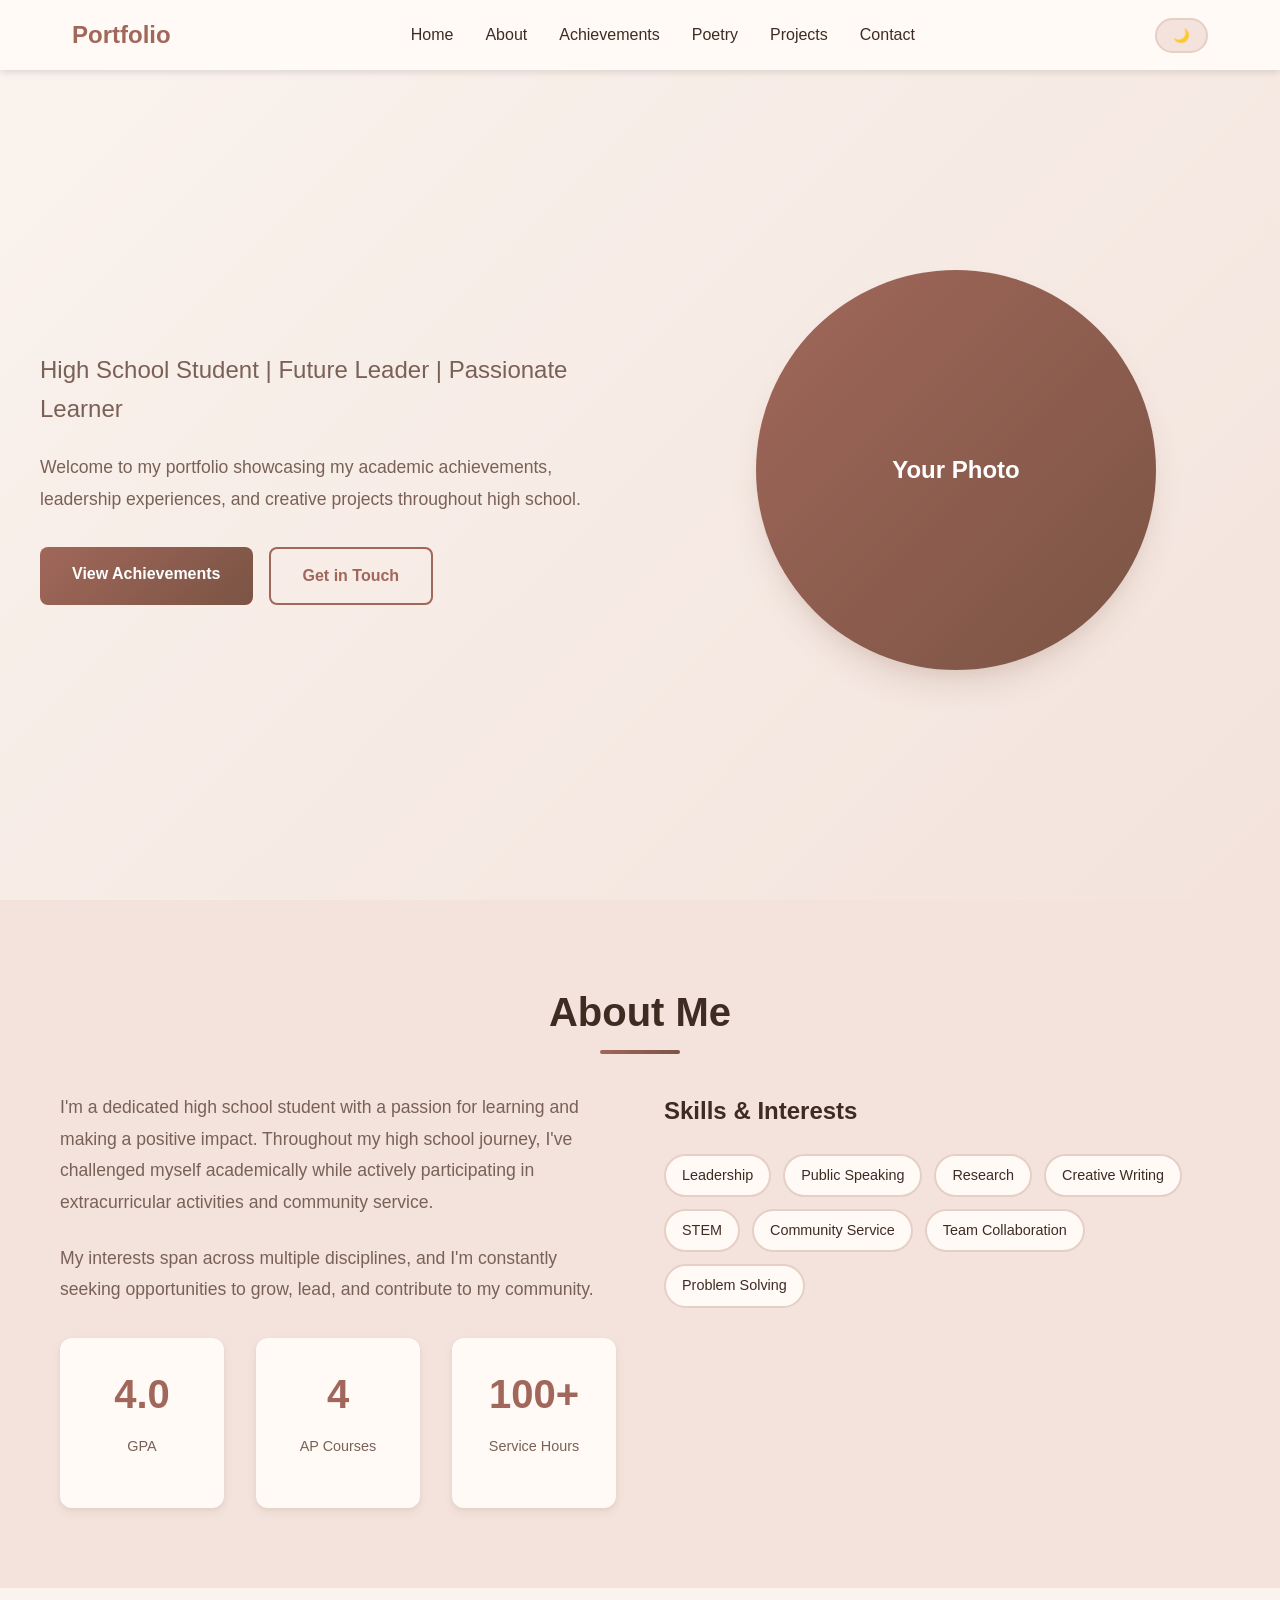
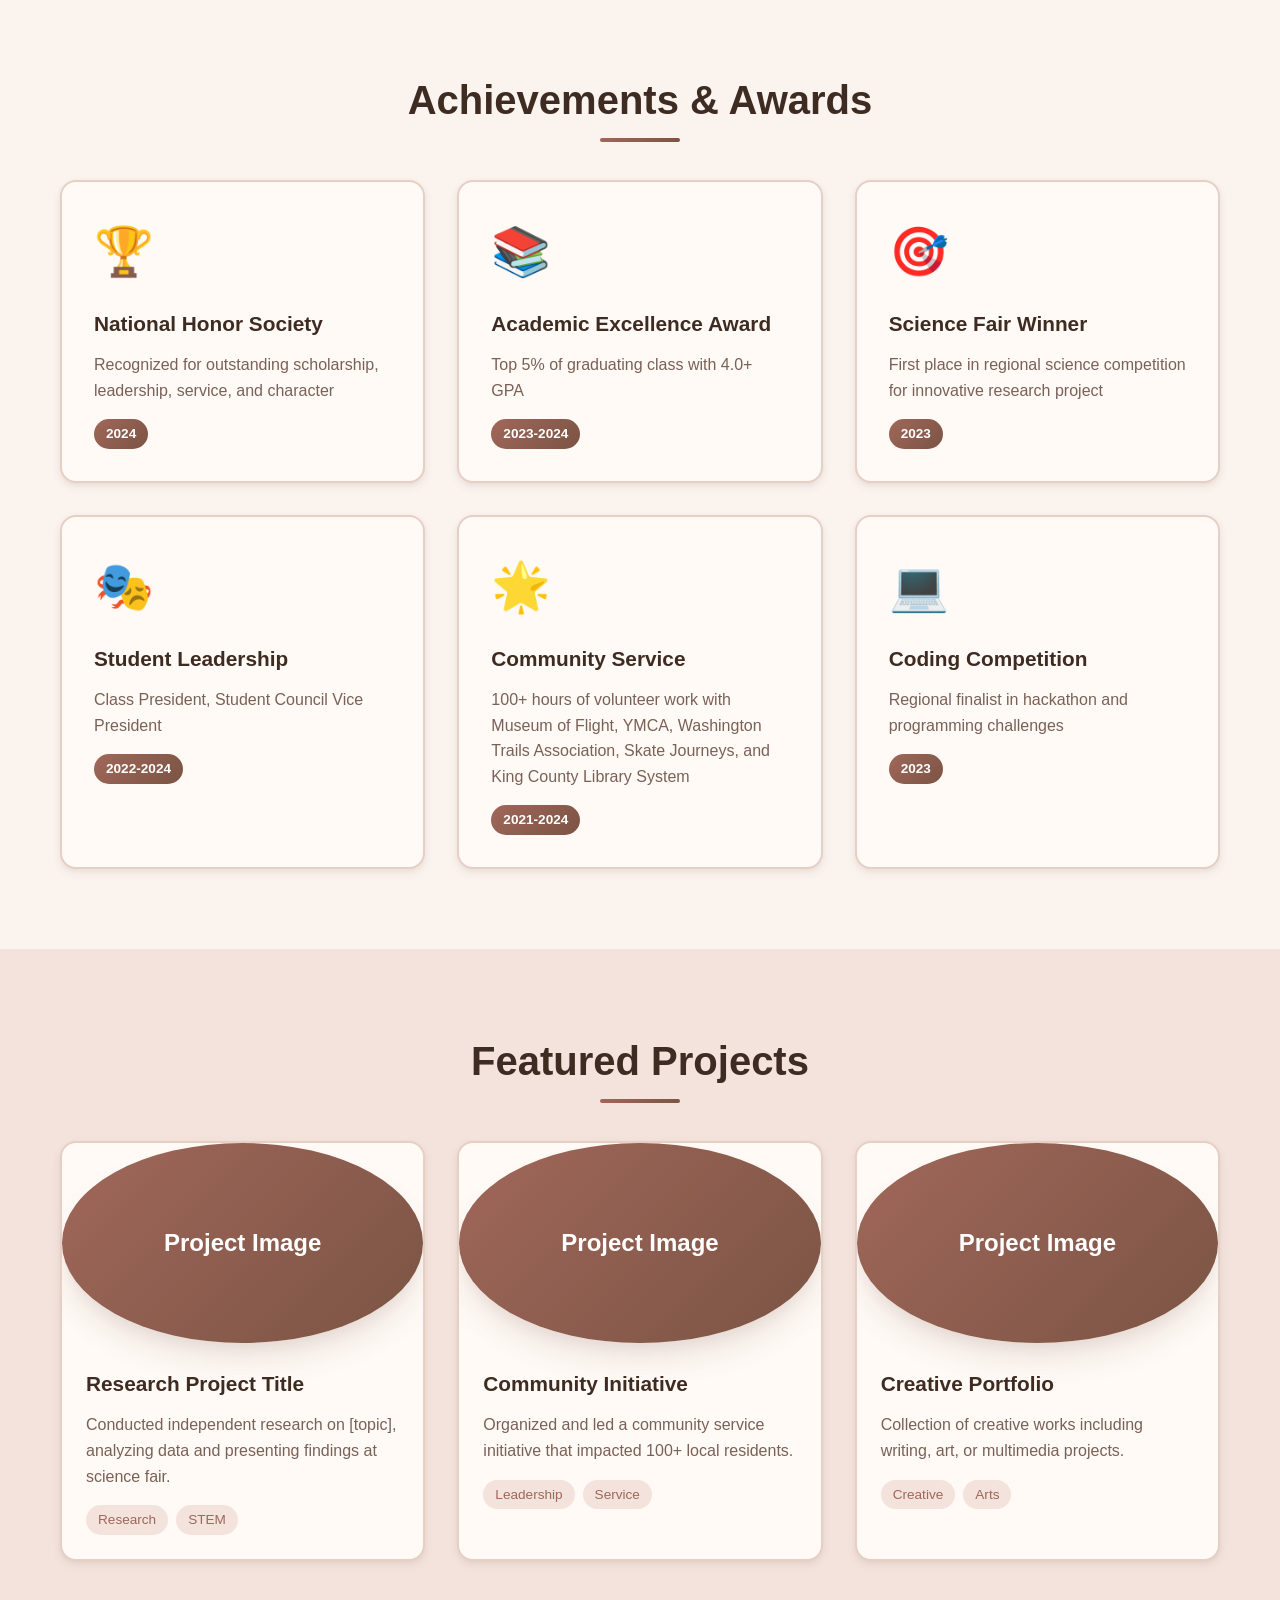
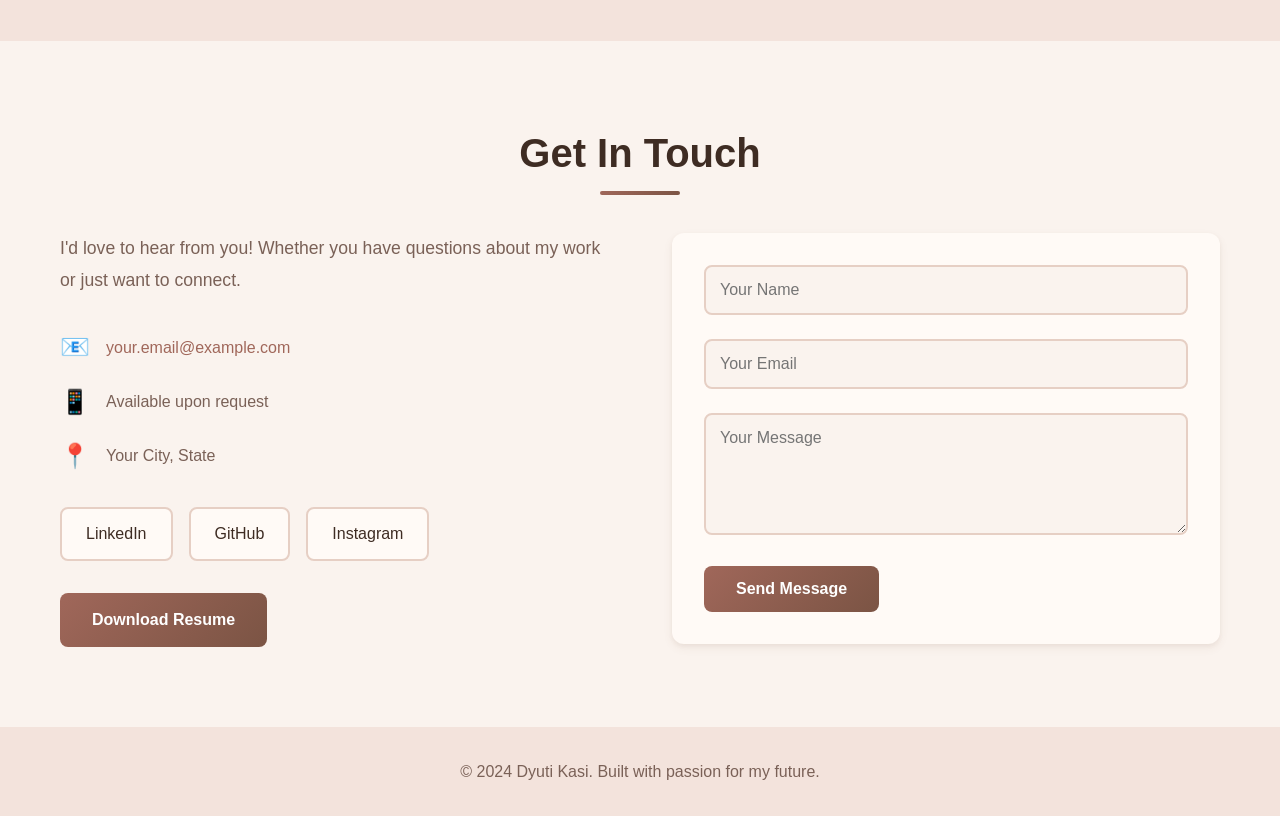
<file: index.html>
<!DOCTYPE html>
<html lang="en">
<head>
    <meta charset="UTF-8">
    <meta name="viewport" content="width=device-width, initial-scale=1.0">
    <meta name="description" content="High School Portfolio - Showcasing achievements, projects, and skills">
    <title>My Portfolio</title>
    <link rel="stylesheet" href="css/styles.css">
</head>
<body>
    <!-- Navigation -->
    <nav class="navbar">
        <div class="nav-container">
            <a href="#home" class="nav-logo">Portfolio</a>
            <ul class="nav-menu">
                <li><a href="index.html" class="nav-link">Home</a></li>
                <li><a href="index.html#about" class="nav-link">About</a></li>
                <li><a href="index.html#achievements" class="nav-link">Achievements</a></li>
                <li><a href="poetry.html" class="nav-link">Poetry</a></li>
                <li><a href="index.html#projects" class="nav-link">Projects</a></li>
                <li><a href="index.html#contact" class="nav-link">Contact</a></li>
            </ul>
            <button class="theme-toggle" id="theme-toggle" aria-label="Toggle dark mode">
                <span class="sun-icon">☀️</span>
                <span class="moon-icon">🌙</span>
            </button>
            <div class="hamburger">
                <span></span>
                <span></span>
                <span></span>
            </div>
        </div>
    </nav>

    <!-- Hero Section -->
    <section id="home" class="hero">
        <div class="hero-content">
            <h1 class="hero-title">Hi, I'm <span class="highlight">Dyuti Kasi</span></h1>
            <p class="hero-subtitle">High School Student | Future Leader | Passionate Learner</p>
            <p class="hero-description">
                Welcome to my portfolio showcasing my academic achievements, leadership experiences,
                and creative projects throughout high school.
            </p>
            <div class="hero-buttons">
                <a href="#achievements" class="btn btn-primary">View Achievements</a>
                <a href="#contact" class="btn btn-secondary">Get in Touch</a>
            </div>
        </div>
        <div class="hero-image">
            <div class="image-placeholder">
                <span>Your Photo</span>
            </div>
        </div>
    </section>

    <!-- About Section -->
    <section id="about" class="about">
        <div class="container">
            <h2 class="section-title">About Me</h2>
            <div class="about-content">
                <div class="about-text">
                    <p>
                        I'm a dedicated high school student with a passion for learning and making a positive impact.
                        Throughout my high school journey, I've challenged myself academically while actively
                        participating in extracurricular activities and community service.
                    </p>
                    <p>
                        My interests span across multiple disciplines, and I'm constantly seeking opportunities
                        to grow, lead, and contribute to my community.
                    </p>
                    <div class="about-stats">
                        <div class="stat">
                            <h3>4.0</h3>
                            <p>GPA</p>
                        </div>
                        <div class="stat">
                            <h3>4</h3>
                            <p>AP Courses</p>
                        </div>
                        <div class="stat">
                            <h3>100+</h3>
                            <p>Service Hours</p>
                        </div>
                    </div>
                </div>
                <div class="skills-grid">
                    <h3>Skills & Interests</h3>
                    <div class="skills">
                        <span class="skill-tag">Leadership</span>
                        <span class="skill-tag">Public Speaking</span>
                        <span class="skill-tag">Research</span>
                        <span class="skill-tag">Creative Writing</span>
                        <span class="skill-tag">STEM</span>
                        <span class="skill-tag">Community Service</span>
                        <span class="skill-tag">Team Collaboration</span>
                        <span class="skill-tag">Problem Solving</span>
                    </div>
                </div>
            </div>
        </div>
    </section>

    <!-- Achievements Section -->
    <section id="achievements" class="achievements">
        <div class="container">
            <h2 class="section-title">Achievements & Awards</h2>
            <div class="achievements-grid">
                <div class="achievement-card">
                    <div class="achievement-icon">🏆</div>
                    <h3>National Honor Society</h3>
                    <p>Recognized for outstanding scholarship, leadership, service, and character</p>
                    <span class="achievement-year">2024</span>
                </div>
                <div class="achievement-card">
                    <div class="achievement-icon">📚</div>
                    <h3>Academic Excellence Award</h3>
                    <p>Top 5% of graduating class with 4.0+ GPA</p>
                    <span class="achievement-year">2023-2024</span>
                </div>
                <div class="achievement-card">
                    <div class="achievement-icon">🎯</div>
                    <h3>Science Fair Winner</h3>
                    <p>First place in regional science competition for innovative research project</p>
                    <span class="achievement-year">2023</span>
                </div>
                <div class="achievement-card">
                    <div class="achievement-icon">🎭</div>
                    <h3>Student Leadership</h3>
                    <p>Class President, Student Council Vice President</p>
                    <span class="achievement-year">2022-2024</span>
                </div>
                <div class="achievement-card">
                    <div class="achievement-icon">🌟</div>
                    <h3>Community Service</h3>
                    <p>100+ hours of volunteer work with Museum of Flight, YMCA, Washington Trails Association, Skate Journeys, and King County Library System</p>
                    <span class="achievement-year">2021-2024</span>
                </div>
                <div class="achievement-card">
                    <div class="achievement-icon">💻</div>
                    <h3>Coding Competition</h3>
                    <p>Regional finalist in hackathon and programming challenges</p>
                    <span class="achievement-year">2023</span>
                </div>
            </div>
        </div>
    </section>

    <!-- Projects Section -->
    <section id="projects" class="projects">
        <div class="container">
            <h2 class="section-title">Featured Projects</h2>
            <div class="projects-grid">
                <div class="project-card">
                    <div class="project-image">
                        <div class="image-placeholder">Project Image</div>
                    </div>
                    <div class="project-content">
                        <h3>Research Project Title</h3>
                        <p>Conducted independent research on [topic], analyzing data and presenting findings at science fair.</p>
                        <div class="project-tags">
                            <span>Research</span>
                            <span>STEM</span>
                        </div>
                    </div>
                </div>
                <div class="project-card">
                    <div class="project-image">
                        <div class="image-placeholder">Project Image</div>
                    </div>
                    <div class="project-content">
                        <h3>Community Initiative</h3>
                        <p>Organized and led a community service initiative that impacted 100+ local residents.</p>
                        <div class="project-tags">
                            <span>Leadership</span>
                            <span>Service</span>
                        </div>
                    </div>
                </div>
                <div class="project-card">
                    <div class="project-image">
                        <div class="image-placeholder">Project Image</div>
                    </div>
                    <div class="project-content">
                        <h3>Creative Portfolio</h3>
                        <p>Collection of creative works including writing, art, or multimedia projects.</p>
                        <div class="project-tags">
                            <span>Creative</span>
                            <span>Arts</span>
                        </div>
                    </div>
                </div>
            </div>
        </div>
    </section>

    <!-- Contact Section -->
    <section id="contact" class="contact">
        <div class="container">
            <h2 class="section-title">Get In Touch</h2>
            <div class="contact-content">
                <div class="contact-info">
                    <p>I'd love to hear from you! Whether you have questions about my work or just want to connect.</p>
                    <div class="contact-details">
                        <div class="contact-item">
                            <span class="contact-icon">📧</span>
                            <a href="mailto:your.email@example.com">your.email@example.com</a>
                        </div>
                        <div class="contact-item">
                            <span class="contact-icon">📱</span>
                            <span>Available upon request</span>
                        </div>
                        <div class="contact-item">
                            <span class="contact-icon">📍</span>
                            <span>Your City, State</span>
                        </div>
                    </div>
                    <div class="social-links">
                        <a href="#" class="social-link" aria-label="LinkedIn">LinkedIn</a>
                        <a href="#" class="social-link" aria-label="GitHub">GitHub</a>
                        <a href="#" class="social-link" aria-label="Instagram">Instagram</a>
                    </div>
                    <a href="#" class="btn btn-primary download-resume">Download Resume</a>
                </div>
                <div class="contact-form">
                    <form id="contactForm">
                        <div class="form-group">
                            <input type="text" id="name" placeholder="Your Name" required>
                        </div>
                        <div class="form-group">
                            <input type="email" id="email" placeholder="Your Email" required>
                        </div>
                        <div class="form-group">
                            <textarea id="message" rows="5" placeholder="Your Message" required></textarea>
                        </div>
                        <button type="submit" class="btn btn-primary">Send Message</button>
                    </form>
                </div>
            </div>
        </div>
    </section>

    <!-- Footer -->
    <footer class="footer">
        <div class="container">
            <p>&copy; 2024 Dyuti Kasi. Built with passion for my future.</p>
        </div>
    </footer>

    <script src="js/script.js"></script>
</body>
</html>
</file>
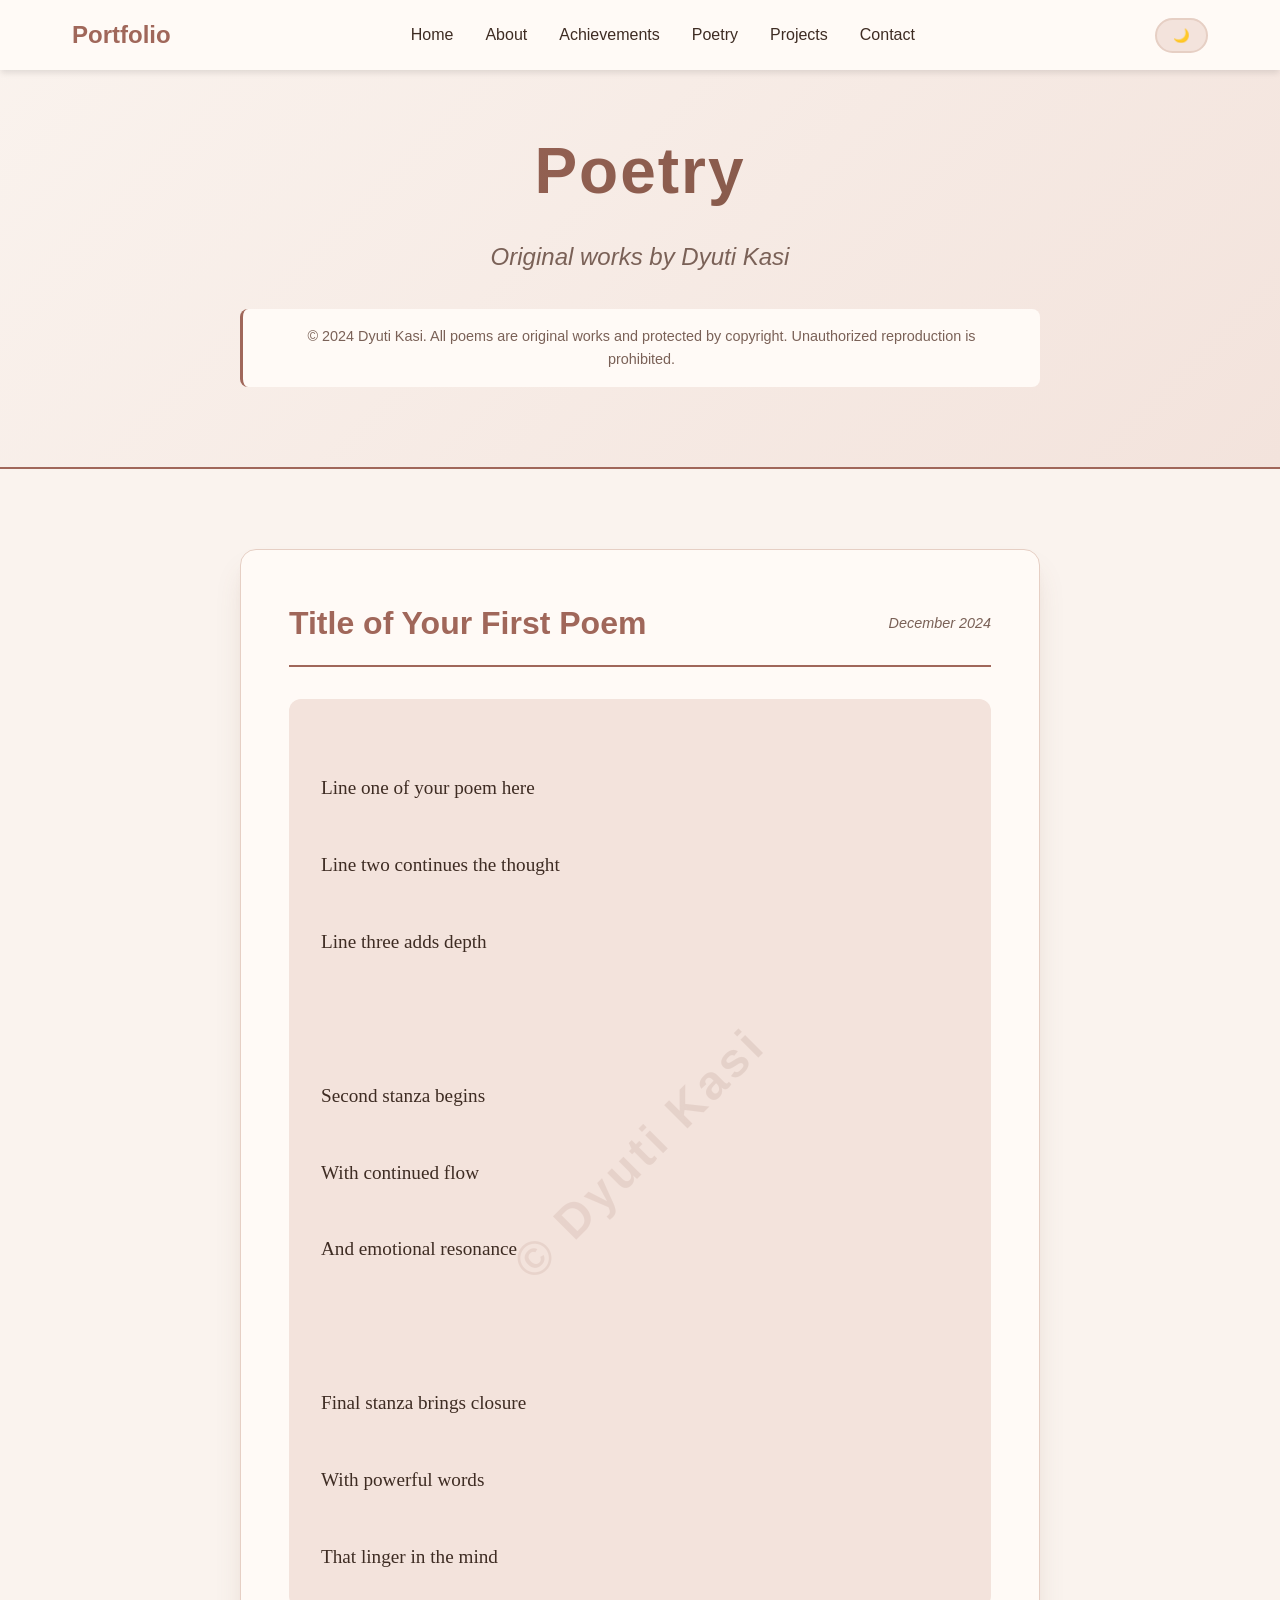
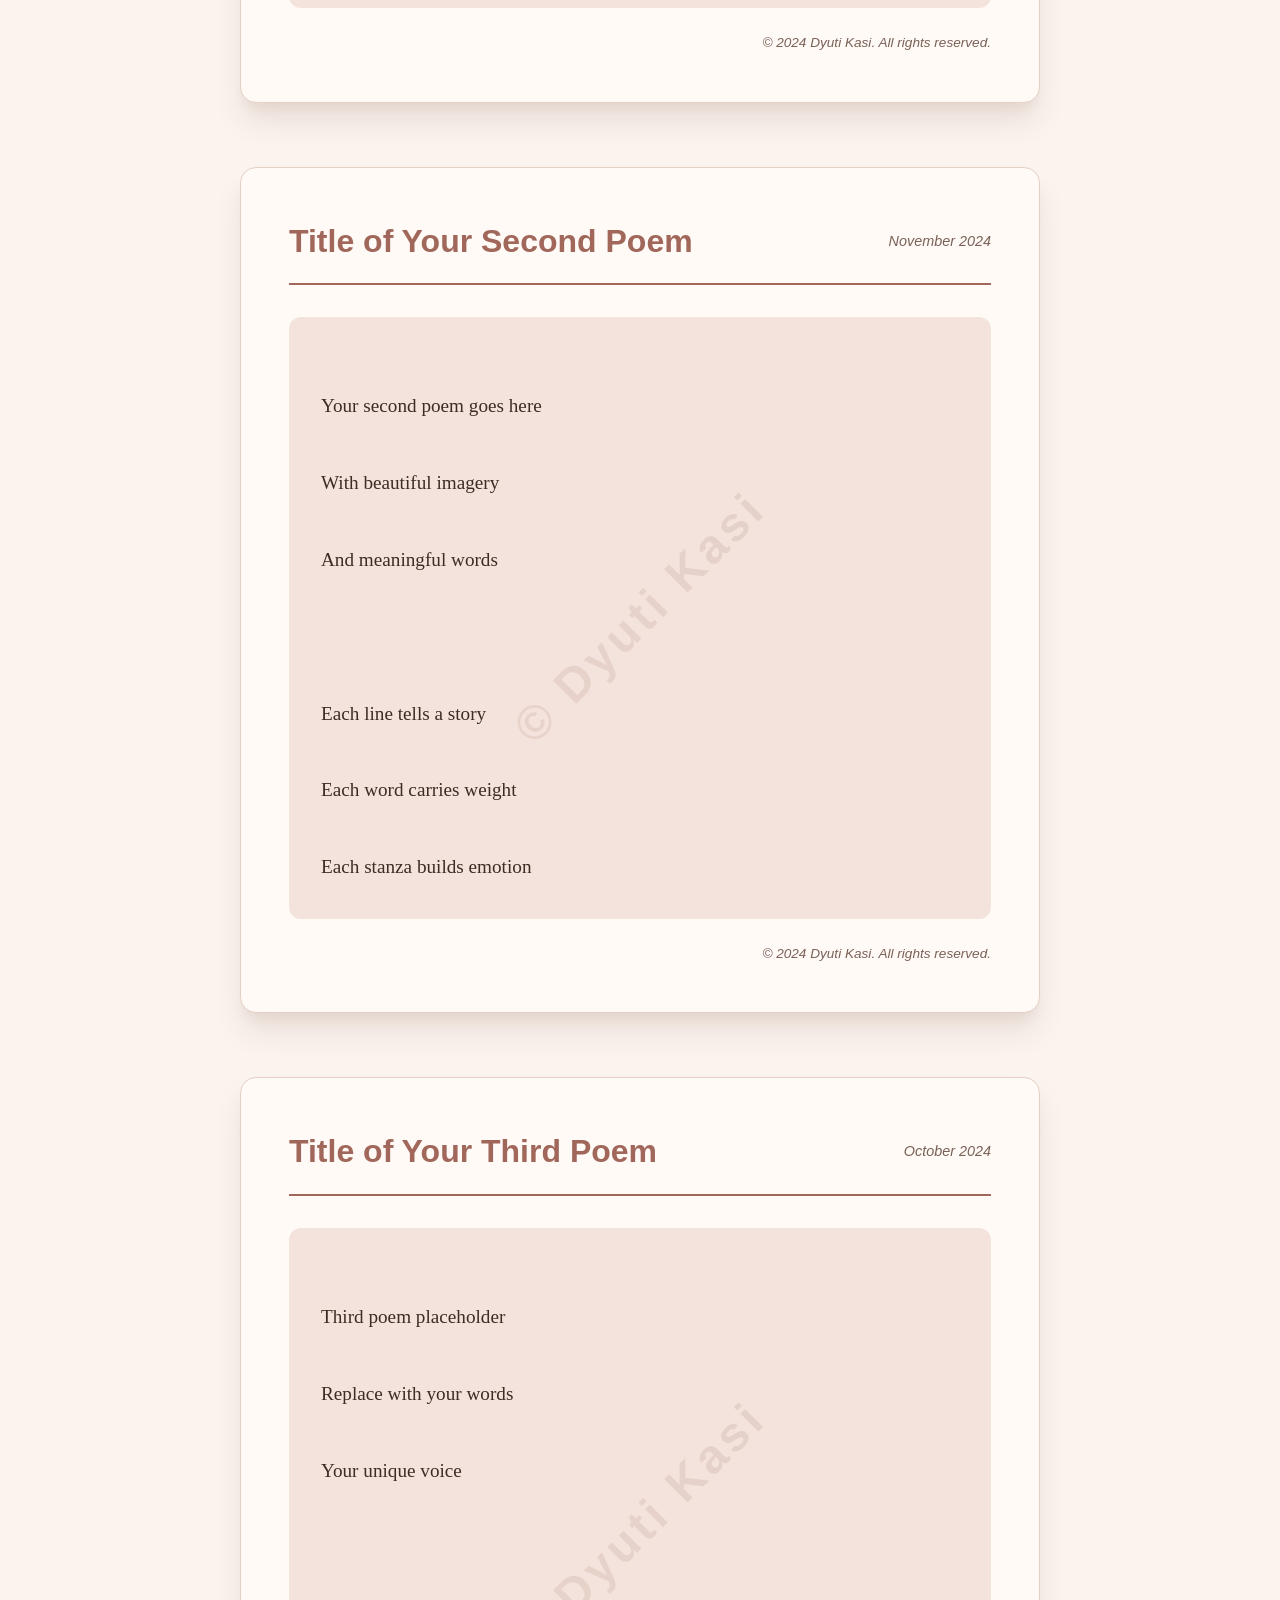
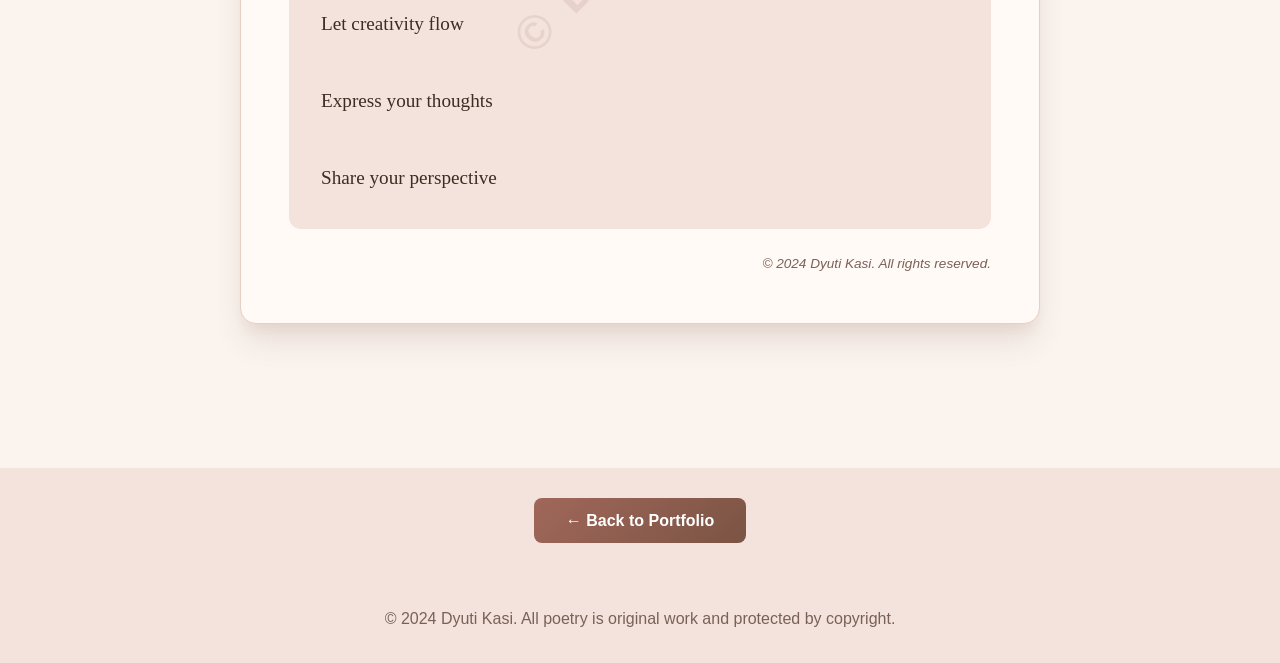
<file: poetry.html>
<!DOCTYPE html>
<html lang="en">
<head>
    <meta charset="UTF-8">
    <meta name="viewport" content="width=device-width, initial-scale=1.0">
    <meta name="description" content="Poetry by Dyuti Kasi - Original works and creative writing">
    <meta name="author" content="Dyuti Kasi">
    <meta name="copyright" content="© 2024 Dyuti Kasi. All rights reserved.">
    <title>Poetry - Dyuti Kasi</title>
    <link rel="stylesheet" href="css/styles.css">
    <link rel="stylesheet" href="css/poetry.css">
</head>
<body class="poetry-page">
    <!-- Navigation -->
    <nav class="navbar">
        <div class="nav-container">
            <a href="index.html" class="nav-logo">Portfolio</a>
            <ul class="nav-menu">
                <li><a href="index.html" class="nav-link">Home</a></li>
                <li><a href="index.html#about" class="nav-link">About</a></li>
                <li><a href="index.html#achievements" class="nav-link">Achievements</a></li>
                <li><a href="poetry.html" class="nav-link active">Poetry</a></li>
                <li><a href="index.html#projects" class="nav-link">Projects</a></li>
                <li><a href="index.html#contact" class="nav-link">Contact</a></li>
            </ul>
            <button class="theme-toggle" id="theme-toggle" aria-label="Toggle dark mode">
                <span class="sun-icon">☀️</span>
                <span class="moon-icon">🌙</span>
            </button>
            <div class="hamburger">
                <span></span>
                <span></span>
                <span></span>
            </div>
        </div>
    </nav>

    <!-- Poetry Hero Section -->
    <section class="poetry-hero">
        <div class="container">
            <h1 class="poetry-title">Poetry</h1>
            <p class="poetry-subtitle">Original works by Dyuti Kasi</p>
            <p class="copyright-notice">© 2024 Dyuti Kasi. All poems are original works and protected by copyright. Unauthorized reproduction is prohibited.</p>
        </div>
    </section>

    <!-- Poetry Collection -->
    <section class="poetry-collection">
        <div class="container">

            <!-- Poem 1 -->
            <article class="poem-card" data-poem-id="1">
                <div class="poem-header">
                    <h2 class="poem-title">Title of Your First Poem</h2>
                    <span class="poem-date">December 2024</span>
                </div>
                <div class="poem-content" data-author="Dyuti Kasi">
                    <div class="watermark">© Dyuti Kasi</div>
                    <p class="poem-text">
                        Line one of your poem here<br>
                        Line two continues the thought<br>
                        Line three adds depth<br>
                        <br>
                        Second stanza begins<br>
                        With continued flow<br>
                        And emotional resonance<br>
                        <br>
                        Final stanza brings closure<br>
                        With powerful words<br>
                        That linger in the mind
                    </p>
                </div>
                <div class="poem-footer">
                    <p class="poem-copyright">© 2024 Dyuti Kasi. All rights reserved.</p>
                </div>
            </article>

            <!-- Poem 2 -->
            <article class="poem-card" data-poem-id="2">
                <div class="poem-header">
                    <h2 class="poem-title">Title of Your Second Poem</h2>
                    <span class="poem-date">November 2024</span>
                </div>
                <div class="poem-content" data-author="Dyuti Kasi">
                    <div class="watermark">© Dyuti Kasi</div>
                    <p class="poem-text">
                        Your second poem goes here<br>
                        With beautiful imagery<br>
                        And meaningful words<br>
                        <br>
                        Each line tells a story<br>
                        Each word carries weight<br>
                        Each stanza builds emotion
                    </p>
                </div>
                <div class="poem-footer">
                    <p class="poem-copyright">© 2024 Dyuti Kasi. All rights reserved.</p>
                </div>
            </article>

            <!-- Poem 3 -->
            <article class="poem-card" data-poem-id="3">
                <div class="poem-header">
                    <h2 class="poem-title">Title of Your Third Poem</h2>
                    <span class="poem-date">October 2024</span>
                </div>
                <div class="poem-content" data-author="Dyuti Kasi">
                    <div class="watermark">© Dyuti Kasi</div>
                    <p class="poem-text">
                        Third poem placeholder<br>
                        Replace with your words<br>
                        Your unique voice<br>
                        <br>
                        Let creativity flow<br>
                        Express your thoughts<br>
                        Share your perspective
                    </p>
                </div>
                <div class="poem-footer">
                    <p class="poem-copyright">© 2024 Dyuti Kasi. All rights reserved.</p>
                </div>
            </article>

        </div>
    </section>

    <!-- Back to Home -->
    <section class="back-section">
        <div class="container">
            <a href="index.html" class="btn btn-primary">← Back to Portfolio</a>
        </div>
    </section>

    <!-- Footer -->
    <footer class="footer">
        <div class="container">
            <p>&copy; 2024 Dyuti Kasi. All poetry is original work and protected by copyright.</p>
        </div>
    </footer>

    <script src="js/script.js"></script>
    <script src="js/poetry.js"></script>
</body>
</html>
</file>
<file: css/styles.css>
/* ===== CSS Variables - Light Earthy Brown & Pink Theme ===== */
:root,
[data-theme="light"] {
    --primary-color: #a0675a;
    --secondary-color: #7b5444;
    --accent-color: #e8b4b0;
    --text-primary: #3e2c23;
    --text-secondary: #7a6157;
    --bg-primary: #faf3ee;
    --bg-secondary: #f3e3dc;
    --bg-card: #fffaf6;
    --border-color: #e6cfc4;
    --shadow: 0 4px 10px rgba(123, 84, 68, 0.08), 0 2px 4px rgba(123, 84, 68, 0.06);
    --shadow-lg: 0 20px 30px -5px rgba(123, 84, 68, 0.15), 0 10px 12px -5px rgba(160, 103, 90, 0.08);
    --shadow-glow: 0 0 18px rgba(232, 180, 176, 0.6);
    --transition: all 0.3s ease;
}

[data-theme="dark"] {
    --primary-color: #b07a6c;
    --secondary-color: #8c5e50;
    --accent-color: #e8b4b0;
    --text-primary: #f7ebe4;
    --text-secondary: #d9c1b6;
    --bg-primary: #2b201b;
    --bg-secondary: #352822;
    --bg-card: #3f302a;
    --border-color: #6b4d42;
    --shadow: 0 8px 16px rgba(0, 0, 0, 0.25), 0 4px 8px rgba(0, 0, 0, 0.15);
    --shadow-lg: 0 20px 40px rgba(0, 0, 0, 0.35), 0 10px 20px rgba(0, 0, 0, 0.2);
    --shadow-glow: 0 0 22px rgba(232, 180, 176, 0.35);
}

/* ===== Reset & Base Styles ===== */
* {
    margin: 0;
    padding: 0;
    box-sizing: border-box;
}

html {
    scroll-behavior: smooth;
}

body {
    font-family: -apple-system, BlinkMacSystemFont, 'Segoe UI', Roboto, Oxygen, Ubuntu, Cantarell, sans-serif;
    line-height: 1.6;
    color: var(--text-primary);
    background-color: var(--bg-primary);
    transition: var(--transition);
}

.container {
    max-width: 1200px;
    margin: 0 auto;
    padding: 0 20px;
}

section {
    padding: 80px 20px;
}

/* ===== Navigation ===== */
.navbar {
    position: fixed;
    top: 0;
    width: 100%;
    background-color: var(--bg-card);
    box-shadow: var(--shadow);
    z-index: 1000;
    transition: var(--transition);
}

.nav-container {
    max-width: 1200px;
    margin: 0 auto;
    padding: 1rem 2rem;
    display: flex;
    justify-content: space-between;
    align-items: center;
}

.nav-logo {
    font-size: 1.5rem;
    font-weight: 700;
    color: var(--primary-color);
    text-decoration: none;
    transition: var(--transition);
}

.nav-logo:hover {
    color: var(--secondary-color);
}

.nav-menu {
    display: flex;
    list-style: none;
    gap: 2rem;
    align-items: center;
}

.nav-link {
    color: var(--text-primary);
    text-decoration: none;
    font-weight: 500;
    transition: var(--transition);
    position: relative;
}

.nav-link:hover {
    color: var(--primary-color);
}

.nav-link::after {
    content: '';
    position: absolute;
    bottom: -5px;
    left: 0;
    width: 0;
    height: 2px;
    background-color: var(--primary-color);
    transition: width 0.3s ease;
}

.nav-link:hover::after {
    width: 100%;
}

.theme-toggle {
    background: var(--bg-secondary);
    border: 2px solid var(--border-color);
    border-radius: 50px;
    padding: 0.5rem 1rem;
    cursor: pointer;
    display: flex;
    align-items: center;
    gap: 0.5rem;
    transition: var(--transition);
}

.theme-toggle:hover {
    transform: scale(1.05);
}

[data-theme="dark"] .sun-icon {
    display: inline;
}

[data-theme="dark"] .moon-icon {
    display: none;
}

[data-theme="light"] .sun-icon {
    display: none;
}

[data-theme="light"] .moon-icon {
    display: inline;
}

.hamburger {
    display: none;
    flex-direction: column;
    cursor: pointer;
    gap: 4px;
}

.hamburger span {
    width: 25px;
    height: 3px;
    background-color: var(--text-primary);
    transition: var(--transition);
}

/* ===== Hero Section ===== */
.hero {
    min-height: 100vh;
    display: flex;
    align-items: center;
    justify-content: space-between;
    gap: 4rem;
    padding: 120px 40px 80px;
    background: linear-gradient(135deg, var(--bg-primary) 0%, var(--bg-secondary) 100%);
}

.hero-content {
    flex: 1;
    max-width: 600px;
}

.hero-title {
    font-size: 3.5rem;
    font-weight: 800;
    margin-bottom: 1rem;
    line-height: 1.2;
}

.highlight {
    background: linear-gradient(135deg, var(--primary-color), var(--secondary-color));
    -webkit-background-clip: text;
    -webkit-text-fill-color: transparent;
    background-clip: text;
}

.hero-subtitle {
    font-size: 1.5rem;
    color: var(--text-secondary);
    margin-bottom: 1.5rem;
}

.hero-description {
    font-size: 1.1rem;
    color: var(--text-secondary);
    margin-bottom: 2rem;
    line-height: 1.8;
}

.hero-buttons {
    display: flex;
    gap: 1rem;
    flex-wrap: wrap;
}

.btn {
    padding: 0.875rem 2rem;
    border-radius: 8px;
    text-decoration: none;
    font-weight: 600;
    transition: var(--transition);
    border: none;
    cursor: pointer;
    font-size: 1rem;
}

.btn-primary {
    background: linear-gradient(135deg, var(--primary-color), var(--secondary-color));
    color: white;
}

.btn-primary:hover {
    transform: translateY(-2px);
    box-shadow: var(--shadow-lg);
}

.btn-secondary {
    background: transparent;
    color: var(--primary-color);
    border: 2px solid var(--primary-color);
}

.btn-secondary:hover {
    background: var(--primary-color);
    color: white;
}

.hero-image {
    flex: 1;
    display: flex;
    justify-content: center;
    align-items: center;
}

.image-placeholder {
    width: 400px;
    height: 400px;
    border-radius: 50%;
    background: linear-gradient(135deg, var(--primary-color), var(--secondary-color));
    display: flex;
    align-items: center;
    justify-content: center;
    color: white;
    font-size: 1.5rem;
    font-weight: 600;
    box-shadow: var(--shadow-lg);
}

/* ===== About Section ===== */
.about {
    background-color: var(--bg-secondary);
}

.section-title {
    font-size: 2.5rem;
    font-weight: 700;
    text-align: center;
    margin-bottom: 3rem;
    position: relative;
}

.section-title::after {
    content: '';
    position: absolute;
    bottom: -10px;
    left: 50%;
    transform: translateX(-50%);
    width: 80px;
    height: 4px;
    background: linear-gradient(135deg, var(--primary-color), var(--secondary-color));
    border-radius: 2px;
}

.about-content {
    display: grid;
    grid-template-columns: 1fr 1fr;
    gap: 3rem;
    align-items: start;
}

.about-text p {
    margin-bottom: 1.5rem;
    font-size: 1.1rem;
    color: var(--text-secondary);
    line-height: 1.8;
}

.about-stats {
    display: grid;
    grid-template-columns: repeat(3, 1fr);
    gap: 2rem;
    margin-top: 2rem;
}

.stat {
    text-align: center;
    padding: 1.5rem;
    background-color: var(--bg-card);
    border-radius: 12px;
    box-shadow: var(--shadow);
}

.stat h3 {
    font-size: 2.5rem;
    color: var(--primary-color);
    margin-bottom: 0.5rem;
}

.stat p {
    color: var(--text-secondary);
    font-size: 0.9rem;
}

.skills-grid h3 {
    font-size: 1.5rem;
    margin-bottom: 1.5rem;
}

.skills {
    display: flex;
    flex-wrap: wrap;
    gap: 0.75rem;
}

.skill-tag {
    background-color: var(--bg-card);
    color: var(--text-primary);
    padding: 0.5rem 1rem;
    border-radius: 25px;
    font-size: 0.9rem;
    border: 2px solid var(--border-color);
    transition: var(--transition);
    cursor: pointer;
}

.skill-tag:hover {
    background: linear-gradient(135deg, var(--primary-color), var(--secondary-color));
    border-color: var(--primary-color);
    color: white;
    transform: translateY(-3px);
    box-shadow: var(--shadow-glow);
}

/* ===== Achievements Section ===== */
.achievements {
    background-color: var(--bg-primary);
}

.achievements-grid {
    display: grid;
    grid-template-columns: repeat(auto-fit, minmax(300px, 1fr));
    gap: 2rem;
}

.achievement-card {
    background-color: var(--bg-card);
    padding: 2rem;
    border-radius: 16px;
    box-shadow: var(--shadow);
    transition: var(--transition);
    border: 2px solid var(--border-color);
    position: relative;
    overflow: hidden;
}

.achievement-card::before {
    content: '';
    position: absolute;
    top: 0;
    left: -100%;
    width: 100%;
    height: 100%;
    background: linear-gradient(90deg, transparent, rgba(232, 180, 176, 0.25), transparent);
    transition: left 0.5s ease;
}

.achievement-card:hover::before {
    left: 100%;
}

.achievement-card:hover {
    transform: translateY(-8px) scale(1.02);
    box-shadow: var(--shadow-glow);
    border-color: var(--primary-color);
}

.achievement-icon {
    font-size: 3rem;
    margin-bottom: 1rem;
}

.achievement-card h3 {
    font-size: 1.3rem;
    margin-bottom: 0.75rem;
    color: var(--text-primary);
}

.achievement-card p {
    color: var(--text-secondary);
    margin-bottom: 1rem;
    line-height: 1.6;
}

.achievement-year {
    display: inline-block;
    background: linear-gradient(135deg, var(--primary-color), var(--secondary-color));
    color: white;
    padding: 0.25rem 0.75rem;
    border-radius: 15px;
    font-size: 0.85rem;
    font-weight: 600;
}

/* ===== Projects Section ===== */
.projects {
    background-color: var(--bg-secondary);
}

.projects-grid {
    display: grid;
    grid-template-columns: repeat(auto-fit, minmax(320px, 1fr));
    gap: 2rem;
}

.project-card {
    background-color: var(--bg-card);
    border-radius: 16px;
    overflow: hidden;
    box-shadow: var(--shadow);
    transition: var(--transition);
    border: 2px solid var(--border-color);
}

.project-card:hover {
    transform: translateY(-8px) scale(1.02);
    box-shadow: var(--shadow-glow);
    border-color: var(--primary-color);
}

.project-image .image-placeholder {
    width: 100%;
    height: 200px;
    background: linear-gradient(135deg, var(--primary-color), var(--secondary-color));
    display: flex;
    align-items: center;
    justify-content: center;
    color: white;
    font-weight: 600;
}

.project-content {
    padding: 1.5rem;
}

.project-content h3 {
    font-size: 1.3rem;
    margin-bottom: 0.75rem;
    color: var(--text-primary);
}

.project-content p {
    color: var(--text-secondary);
    margin-bottom: 1rem;
    line-height: 1.6;
}

.project-tags {
    display: flex;
    gap: 0.5rem;
    flex-wrap: wrap;
}

.project-tags span {
    background-color: var(--bg-secondary);
    color: var(--primary-color);
    padding: 0.25rem 0.75rem;
    border-radius: 15px;
    font-size: 0.85rem;
    font-weight: 500;
}

/* ===== Contact Section ===== */
.contact {
    background-color: var(--bg-primary);
}

.contact-content {
    display: grid;
    grid-template-columns: 1fr 1fr;
    gap: 4rem;
    align-items: start;
}

.contact-info p {
    color: var(--text-secondary);
    font-size: 1.1rem;
    margin-bottom: 2rem;
    line-height: 1.8;
}

.contact-details {
    margin-bottom: 2rem;
}

.contact-item {
    display: flex;
    align-items: center;
    gap: 1rem;
    margin-bottom: 1rem;
    color: var(--text-secondary);
}

.contact-icon {
    font-size: 1.5rem;
}

.contact-item a {
    color: var(--primary-color);
    text-decoration: none;
    transition: var(--transition);
}

.contact-item a:hover {
    text-decoration: underline;
}

.social-links {
    display: flex;
    gap: 1rem;
    margin-bottom: 2rem;
}

.social-link {
    padding: 0.75rem 1.5rem;
    background-color: var(--bg-card);
    color: var(--text-primary);
    text-decoration: none;
    border-radius: 8px;
    border: 2px solid var(--border-color);
    transition: var(--transition);
    font-weight: 500;
}

.social-link:hover {
    border-color: var(--primary-color);
    color: var(--primary-color);
    transform: translateY(-2px);
}

.download-resume {
    display: inline-block;
}

.contact-form {
    background-color: var(--bg-card);
    padding: 2rem;
    border-radius: 12px;
    box-shadow: var(--shadow);
}

.form-group {
    margin-bottom: 1.5rem;
}

.form-group input,
.form-group textarea {
    width: 100%;
    padding: 0.875rem;
    border: 2px solid var(--border-color);
    border-radius: 8px;
    background-color: var(--bg-primary);
    color: var(--text-primary);
    font-size: 1rem;
    font-family: inherit;
    transition: var(--transition);
}

.form-group input:focus,
.form-group textarea:focus {
    outline: none;
    border-color: var(--primary-color);
}

.form-group textarea {
    resize: vertical;
}

/* ===== Footer ===== */
.footer {
    background-color: var(--bg-secondary);
    padding: 2rem;
    text-align: center;
}

.footer p {
    color: var(--text-secondary);
}

/* ===== Responsive Design ===== */
@media (max-width: 768px) {
    .nav-menu {
        position: fixed;
        left: -100%;
        top: 70px;
        flex-direction: column;
        background-color: var(--bg-card);
        width: 100%;
        text-align: center;
        transition: 0.3s;
        box-shadow: var(--shadow-lg);
        padding: 2rem 0;
    }

    .nav-menu.active {
        left: 0;
    }

    .hamburger {
        display: flex;
    }

    .hero {
        flex-direction: column-reverse;
        padding: 100px 20px 60px;
        text-align: center;
    }

    .hero-title {
        font-size: 2.5rem;
    }

    .hero-subtitle {
        font-size: 1.2rem;
    }

    .hero-buttons {
        justify-content: center;
    }

    .image-placeholder {
        width: 280px;
        height: 280px;
    }

    .about-content,
    .contact-content {
        grid-template-columns: 1fr;
    }

    .about-stats {
        grid-template-columns: repeat(3, 1fr);
        gap: 1rem;
    }

    .section-title {
        font-size: 2rem;
    }

    section {
        padding: 60px 20px;
    }
}

@media (max-width: 480px) {
    .hero-title {
        font-size: 2rem;
    }

    .about-stats {
        grid-template-columns: 1fr;
    }

    .achievements-grid,
    .projects-grid {
        grid-template-columns: 1fr;
    }
}
</file>
<file: css/poetry.css>
/* ===== Poetry Page Specific Styles ===== */

/* Disable text selection for poetry protection */
.poem-content {
    -webkit-user-select: none;
    -moz-user-select: none;
    -ms-user-select: none;
    user-select: none;
    position: relative;
}

/* Prevent right-click context menu on poems */
.poem-card {
    -webkit-touch-callout: none;
}

/* Poetry Hero Section */
.poetry-hero {
    min-height: 40vh;
    display: flex;
    align-items: center;
    justify-content: center;
    text-align: center;
    padding: 120px 40px 80px;
    background: linear-gradient(135deg, var(--bg-primary) 0%, var(--bg-secondary) 100%);
    border-bottom: 2px solid var(--primary-color);
}

.poetry-title {
    font-size: 4rem;
    font-weight: 800;
    margin-bottom: 1rem;
    background: linear-gradient(135deg, var(--primary-color), var(--secondary-color));
    -webkit-background-clip: text;
    -webkit-text-fill-color: transparent;
    background-clip: text;
    letter-spacing: 2px;
}

.poetry-subtitle {
    font-size: 1.5rem;
    color: var(--text-secondary);
    margin-bottom: 1.5rem;
    font-style: italic;
}

.copyright-notice {
    font-size: 0.9rem;
    color: var(--text-secondary);
    padding: 1rem 2rem;
    background-color: var(--bg-card);
    border-left: 3px solid var(--primary-color);
    border-radius: 8px;
    max-width: 800px;
    margin: 2rem auto 0;
}

/* Poetry Collection */
.poetry-collection {
    padding: 80px 20px;
    background-color: var(--bg-primary);
}

/* Individual Poem Cards */
.poem-card {
    max-width: 800px;
    margin: 0 auto 4rem;
    background-color: var(--bg-card);
    border-radius: 16px;
    padding: 3rem;
    box-shadow: var(--shadow-lg);
    border: 1px solid var(--border-color);
    transition: var(--transition);
    position: relative;
}

.poem-card:hover {
    transform: translateY(-8px) scale(1.01);
    box-shadow: var(--shadow-glow);
    border-color: var(--primary-color);
}

/* Poem Header */
.poem-header {
    display: flex;
    justify-content: space-between;
    align-items: center;
    margin-bottom: 2rem;
    padding-bottom: 1rem;
    border-bottom: 2px solid var(--primary-color);
}

.poem-title {
    font-size: 2rem;
    font-weight: 700;
    color: var(--primary-color);
    margin: 0;
}

.poem-date {
    font-size: 0.9rem;
    color: var(--text-secondary);
    font-style: italic;
}

/* Poem Content with Watermark */
.poem-content {
    position: relative;
    padding: 2rem;
    background-color: var(--bg-secondary);
    border-radius: 12px;
    margin-bottom: 1.5rem;
}

/* Visible Watermark */
.watermark {
    position: absolute;
    top: 50%;
    left: 50%;
    transform: translate(-50%, -50%) rotate(-45deg);
    font-size: 3rem;
    font-weight: 700;
    background: linear-gradient(135deg, var(--primary-color), var(--secondary-color));
    -webkit-background-clip: text;
    -webkit-text-fill-color: transparent;
    background-clip: text;
    opacity: 0.12;
    pointer-events: none;
    white-space: nowrap;
    z-index: 1;
    letter-spacing: 4px;
}

/* Poem Text */
.poem-text {
    font-size: 1.2rem;
    line-height: 2;
    color: var(--text-primary);
    font-family: Georgia, 'Times New Roman', serif;
    text-align: left;
    position: relative;
    z-index: 2;
    white-space: pre-line;
}

/* Poem Footer */
.poem-footer {
    text-align: right;
}

.poem-copyright {
    font-size: 0.85rem;
    color: var(--text-secondary);
    font-style: italic;
}

/* Back Section */
.back-section {
    padding: 40px 20px;
    text-align: center;
    background-color: var(--bg-secondary);
}

/* Responsive Design */
@media (max-width: 768px) {
    .poetry-title {
        font-size: 2.5rem;
    }

    .poetry-subtitle {
        font-size: 1.2rem;
    }

    .poem-card {
        padding: 2rem 1.5rem;
    }

    .poem-header {
        flex-direction: column;
        align-items: flex-start;
        gap: 0.5rem;
    }

    .poem-title {
        font-size: 1.5rem;
    }

    .poem-text {
        font-size: 1.1rem;
        line-height: 1.8;
    }

    .watermark {
        font-size: 2rem;
    }
}

@media (max-width: 480px) {
    .poetry-title {
        font-size: 2rem;
    }

    .poem-card {
        padding: 1.5rem 1rem;
    }

    .poem-content {
        padding: 1.5rem;
    }

    .poem-text {
        font-size: 1rem;
    }
}

/* Additional Protection: Prevent printing without watermark */
@media print {
    .watermark {
        opacity: 0.3 !important;
        font-size: 4rem !important;
    }

    .poem-copyright {
        font-size: 1rem !important;
        color: #000 !important;
    }
}

/* Prevent drag-and-drop of poem content */
.poem-content img,
.poem-content p {
    -webkit-user-drag: none;
    -khtml-user-drag: none;
    -moz-user-drag: none;
    -o-user-drag: none;
    user-drag: none;
}
</file>
